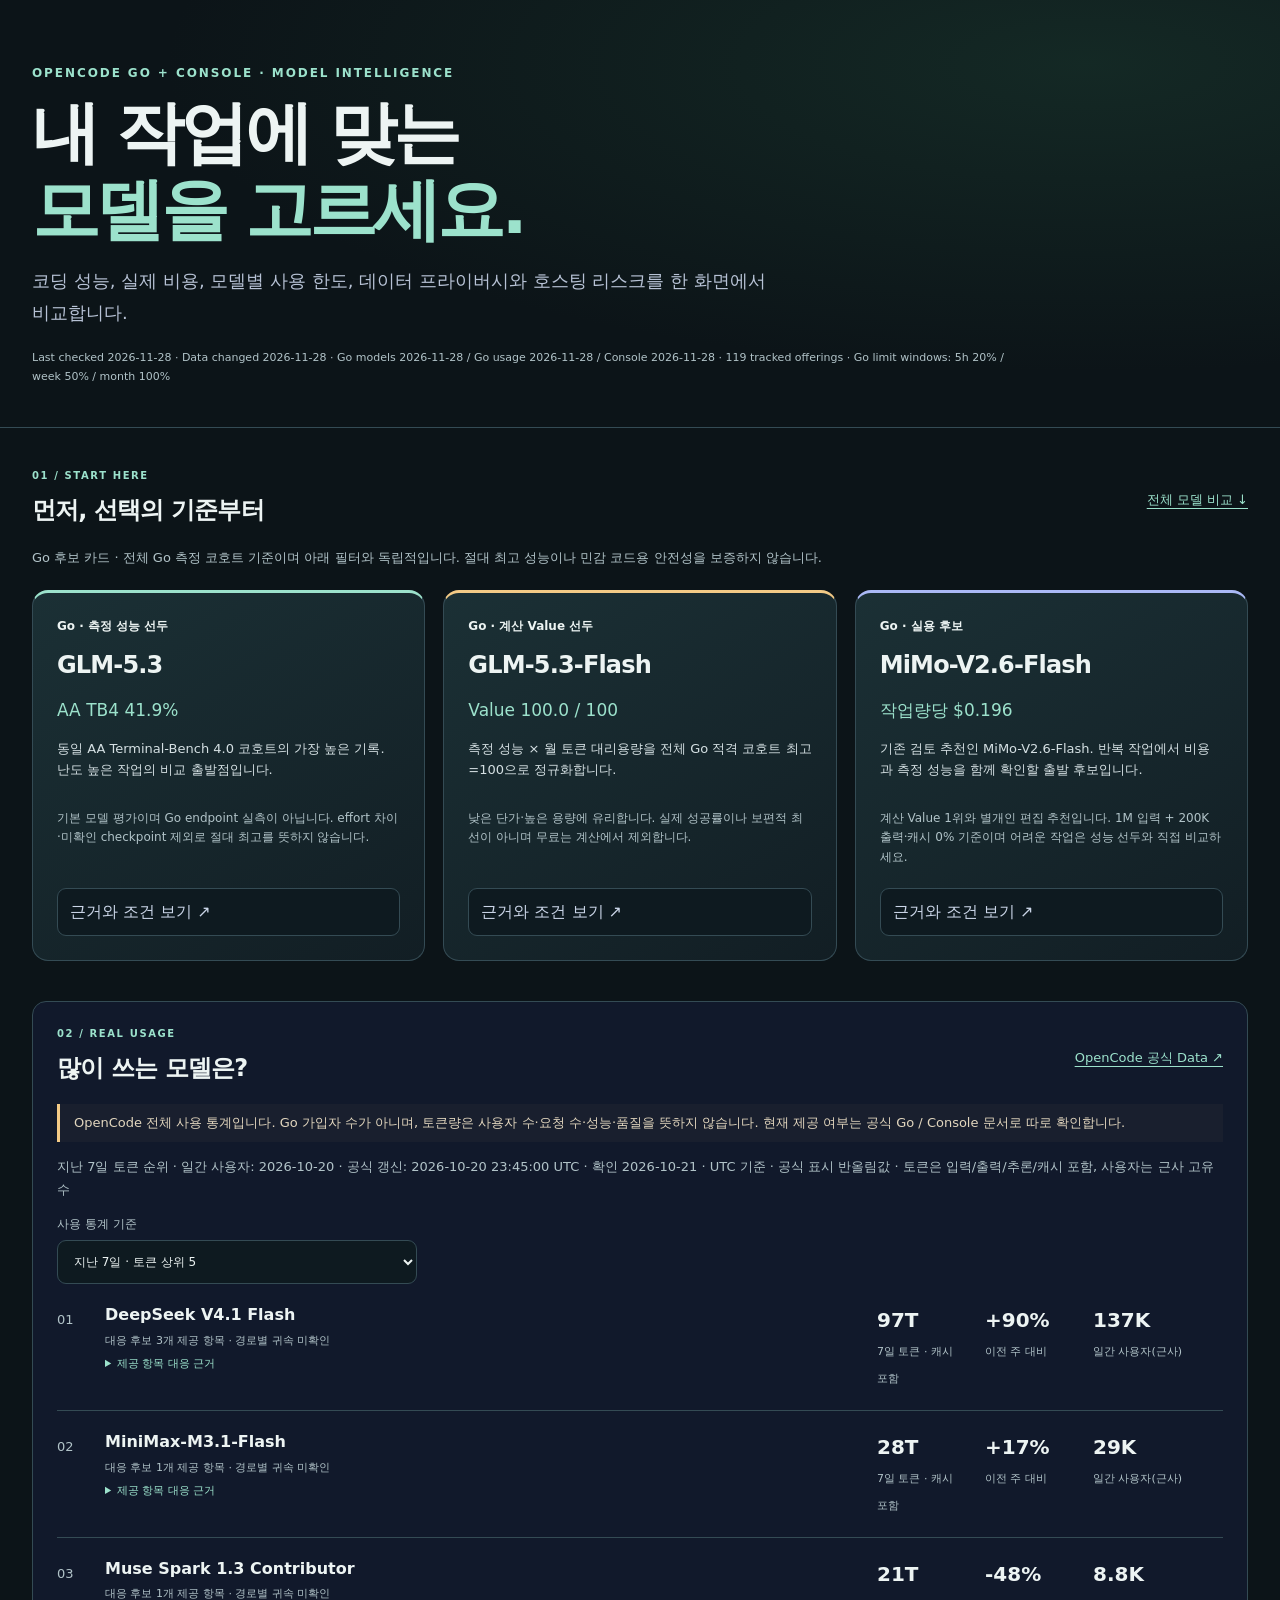
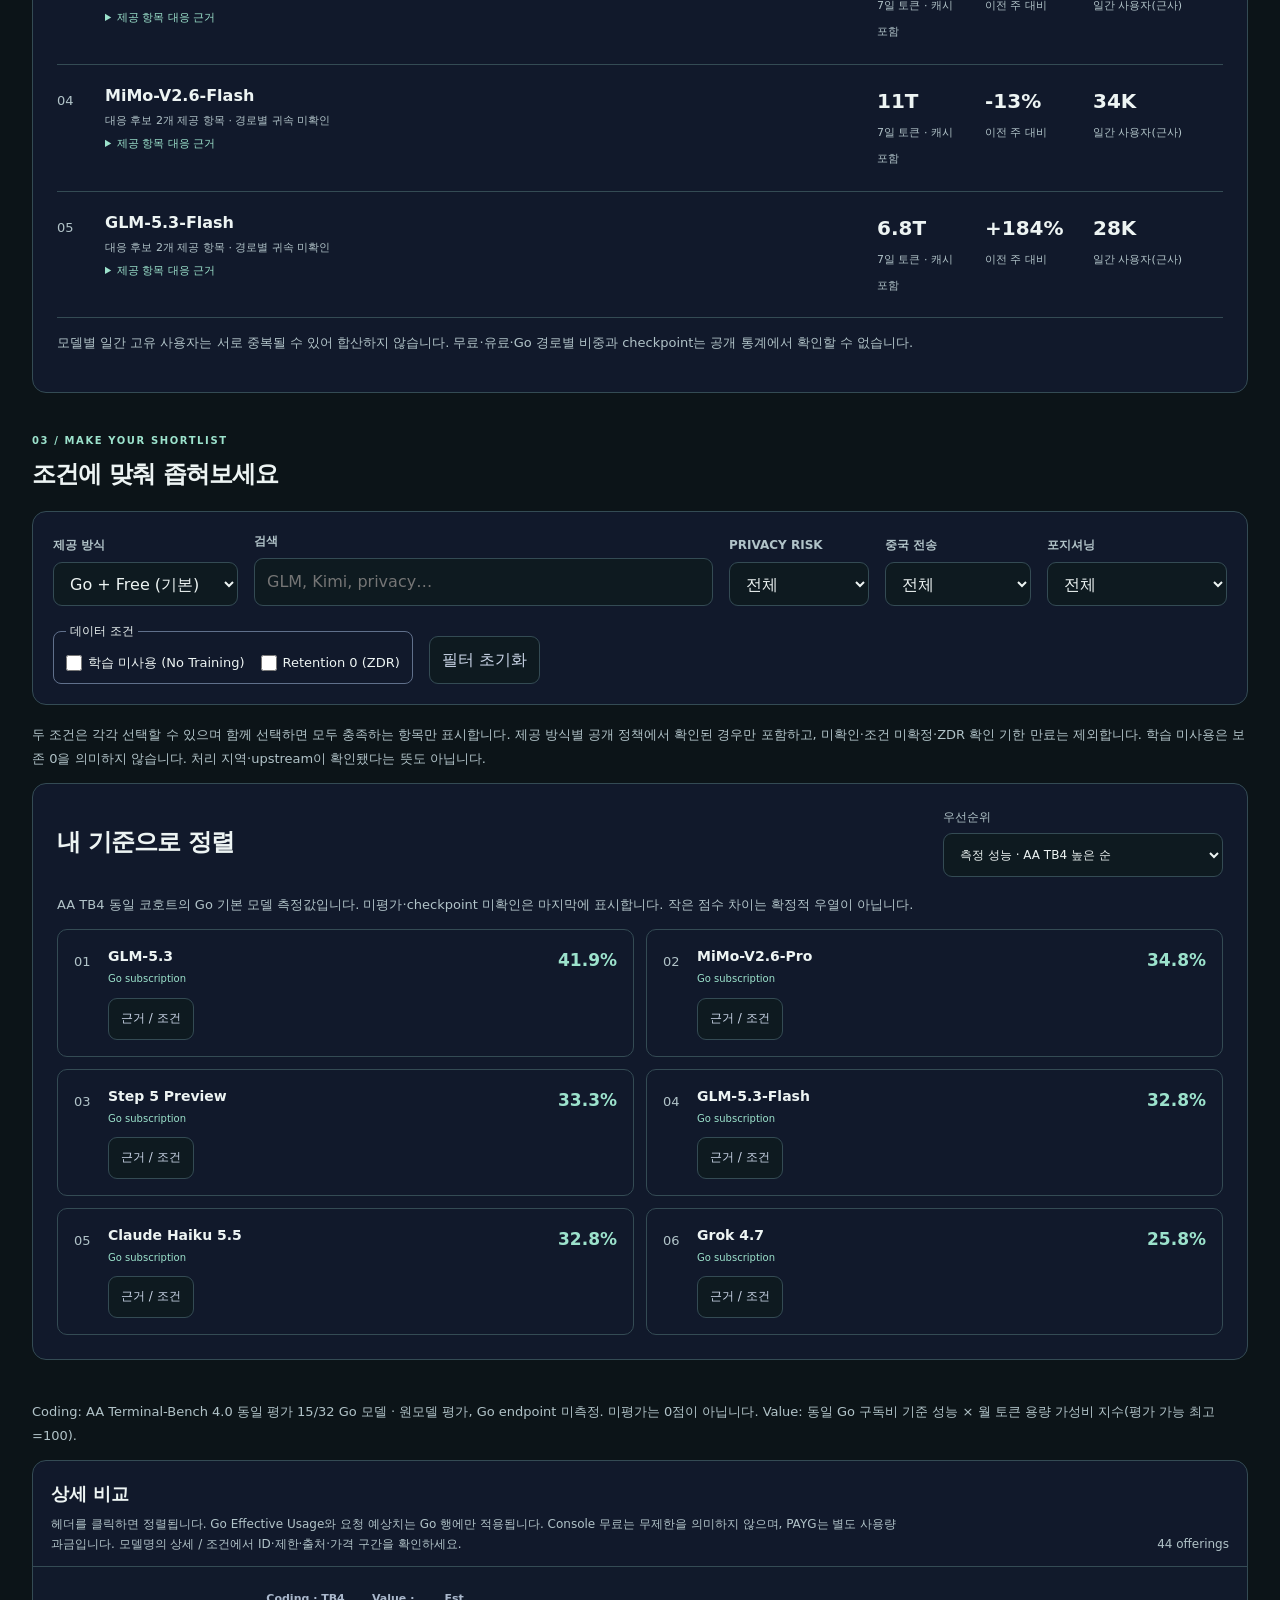
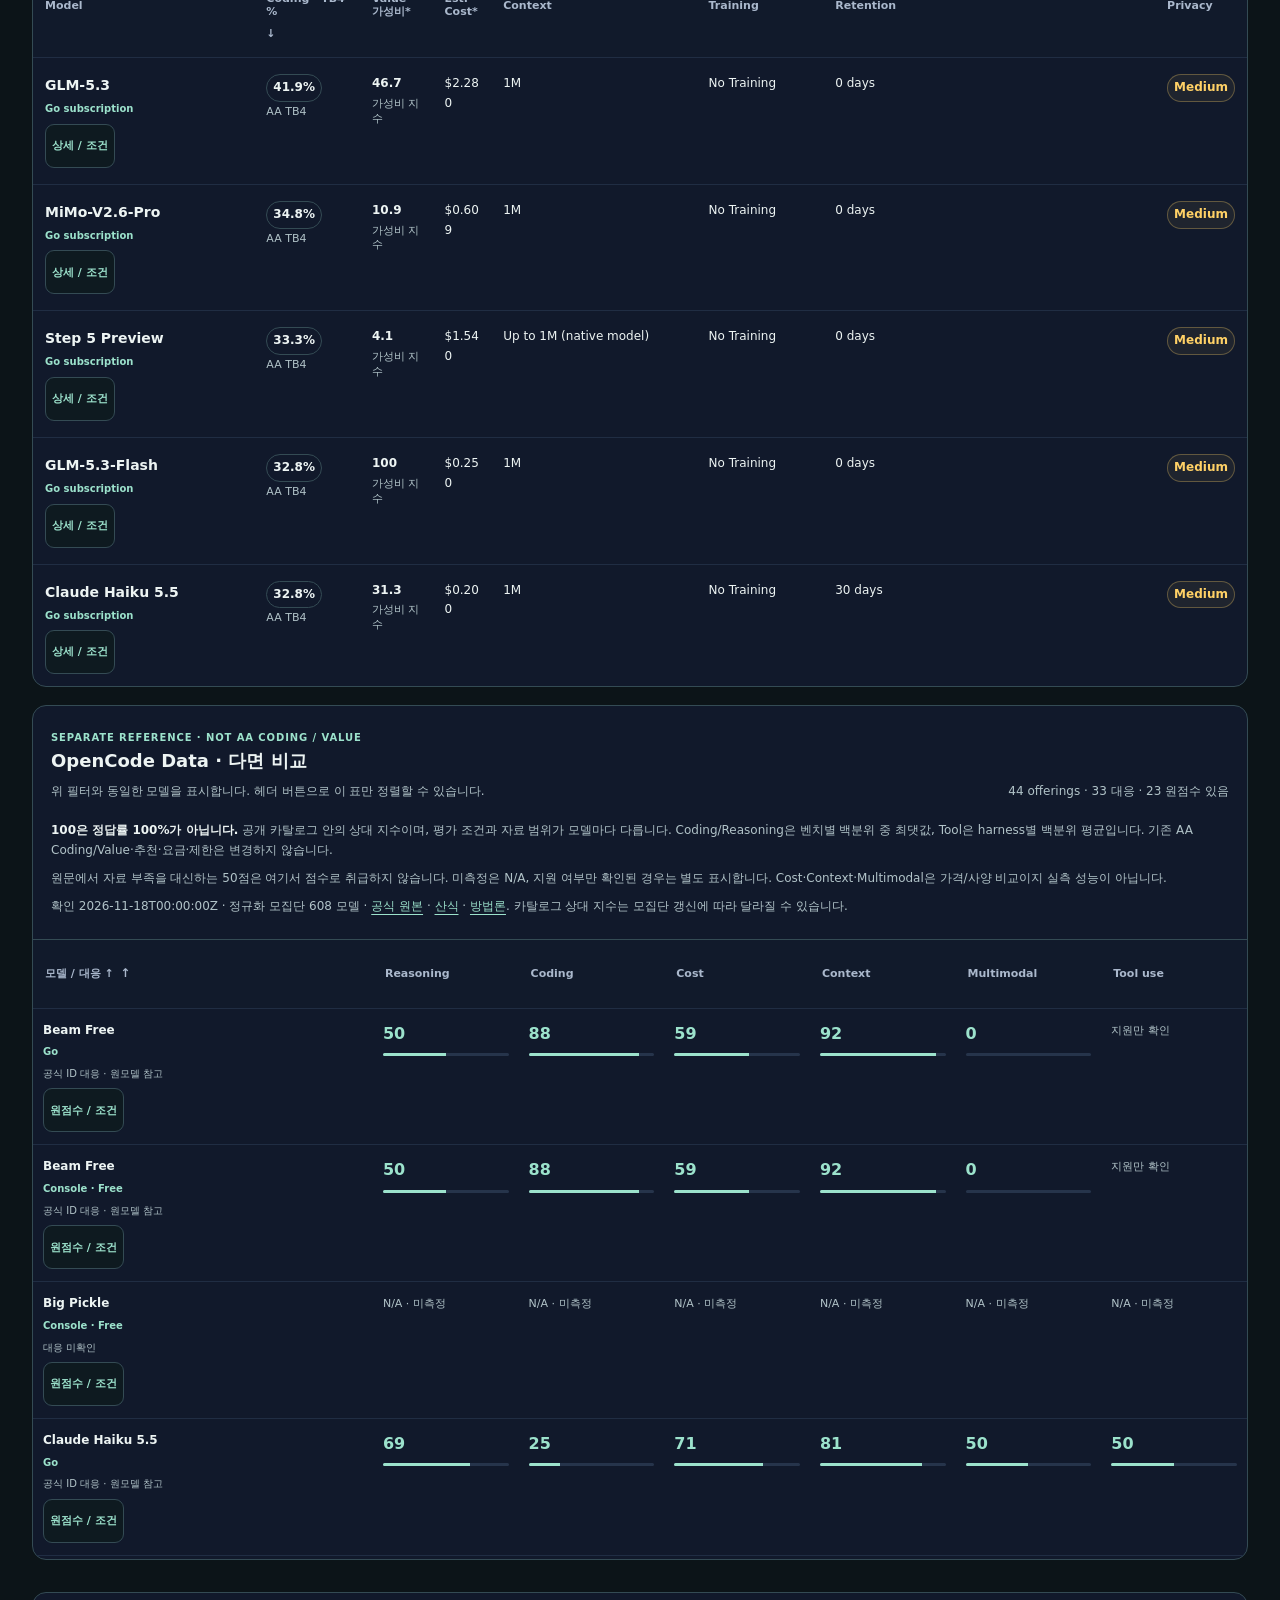
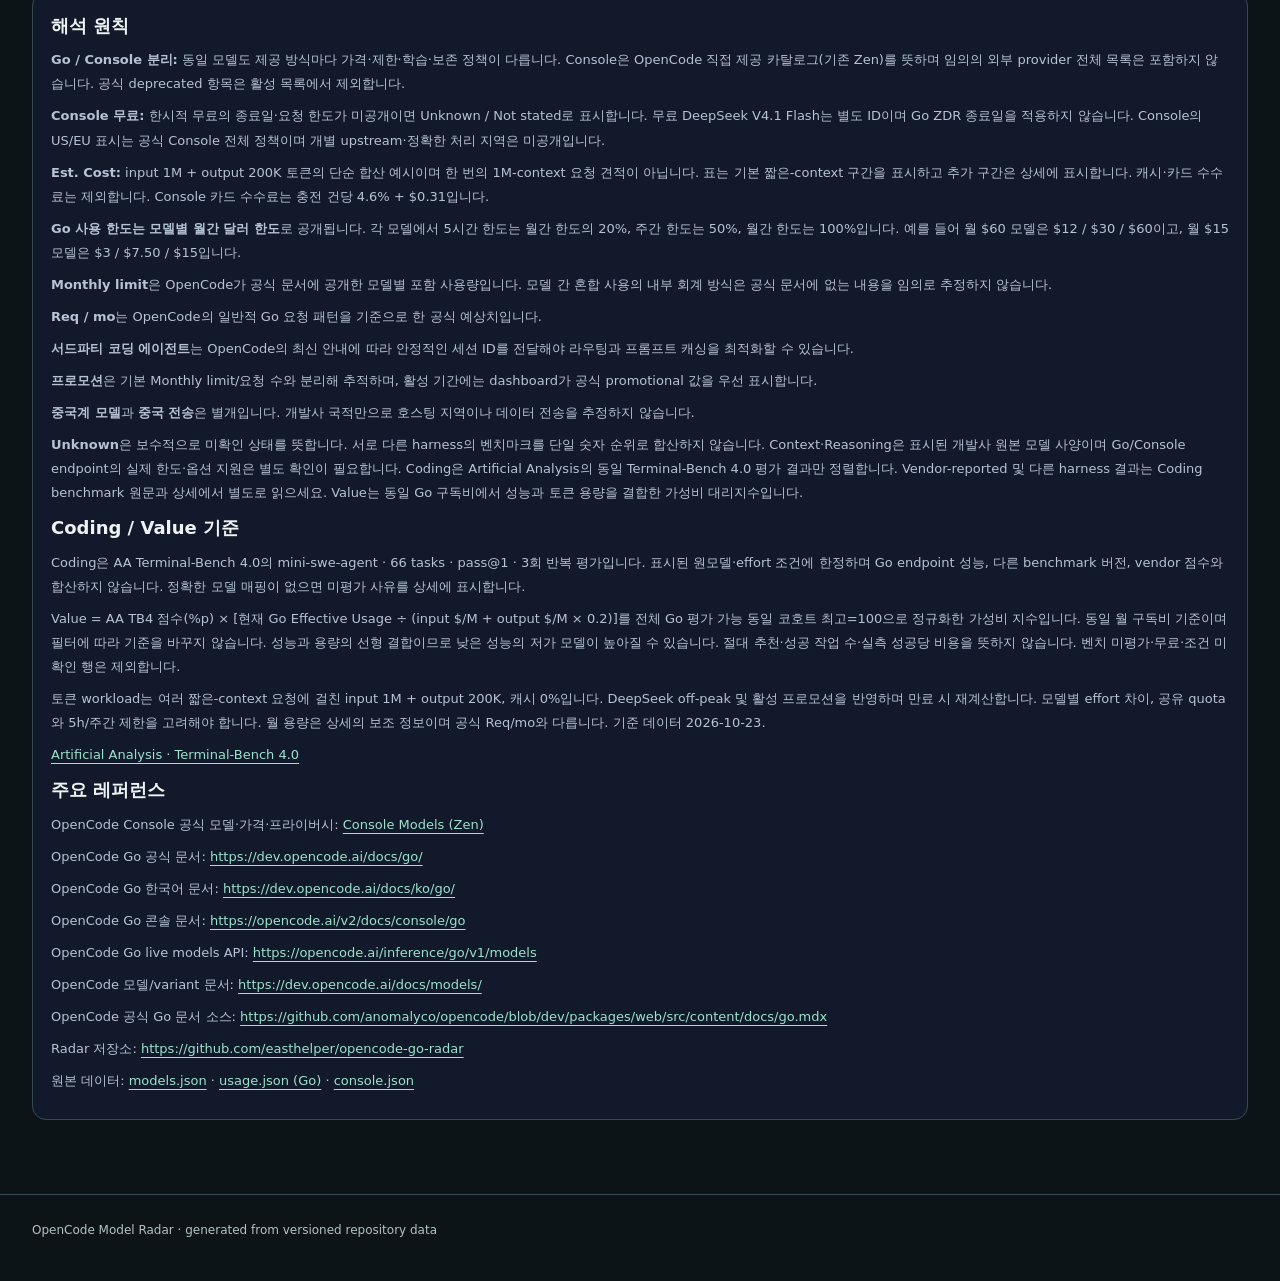
<file: index.html>
<!doctype html>
<html lang="ko">
<head>
  <meta charset="utf-8" />
  <meta name="viewport" content="width=device-width,initial-scale=1" />
  <meta name="description" content="OpenCode Go 및 Console 무료·PAYG 모델 가격·코딩 성능·월간 사용 한도·프라이버시·데이터 처리 현황 추적" />
  <title>OpenCode Model Radar</title>
  <link rel="stylesheet" href="assets/style.css?v=20261021-decisions" />
  <link rel="stylesheet" href="assets/decisions.css?v=20261021" />
</head>
<body>
  <a class="skip-link" href="#comparison">모델 비교로 이동</a>
  <header class="hero">
    <div class="wrap">
      <p class="eyebrow">OPENCODE GO + CONSOLE · MODEL INTELLIGENCE</p>
      <h1>내 작업에 맞는<br><span>모델을 고르세요.</span></h1>
      <p class="lede">코딩 성능, 실제 비용, 모델별 사용 한도, 데이터 프라이버시와 호스팅 리스크를 한 화면에서 비교합니다.</p>
      <div id="meta" class="meta">Loading…</div>
    </div>
  </header>

  <main class="wrap">
    <div class="section-heading"><div><p class="eyebrow">01 / START HERE</p><h2>먼저, 선택의 기준부터</h2></div><a href="#comparison">전체 모델 비교 ↓</a></div>
    <p class="scope-note">Go 후보 카드 · 전체 Go 측정 코호트 기준이며 아래 필터와 독립적입니다. 절대 최고 성능이나 민감 코드용 안전성을 보증하지 않습니다.</p>
    <section id="summary" class="cards" aria-label="추천 요약"></section>
    <section class="panel popularity-panel" aria-labelledby="popularity-title">
      <div class="section-heading"><div><p class="eyebrow">02 / REAL USAGE</p><h2 id="popularity-title">많이 쓰는 모델은?</h2></div><a href="https://opencode.ai/data" target="_blank" rel="noopener noreferrer">OpenCode 공식 Data ↗</a></div>
      <p class="evidence-warning">OpenCode 전체 사용 통계입니다. Go 가입자 수가 아니며, 토큰량은 사용자 수·요청 수·성능·품질을 뜻하지 않습니다. 현재 제공 여부는 공식 Go / Console 문서로 따로 확인합니다.</p>
      <p id="popularity-meta" class="scope-note" role="status">사용 통계 불러오는 중…</p><label for="popularity-axis">사용 통계 기준 <select id="popularity-axis"><option value="tokens">지난 7일 · 토큰 상위 5</option><option value="users">10월 20일 UTC · 사용자(근사) 상위 8</option></select></label><div id="popularity-list"></div>
      <p class="scope-note">모델별 일간 고유 사용자는 서로 중복될 수 있어 합산하지 않습니다. 무료·유료·Go 경로별 비중과 checkpoint는 공개 통계에서 확인할 수 없습니다.</p>
    </section>
    <div class="section-heading" id="comparison"><div><p class="eyebrow">03 / MAKE YOUR SHORTLIST</p><h2>조건에 맞춰 좁혀보세요</h2></div></div>
    <section class="panel controls">
      <div class="control"><label for="offering">제공 방식</label><select id="offering"><option value="go-free" selected>Go + Free (기본)</option><option value="console-free">OpenCode Free만</option><option value="go">Go 구독만</option><option value="console-payg">Console PAYG만</option><option value="">전체</option></select></div>
      <div class="control search-control">
        <label for="search">검색</label>
        <input id="search" type="search" placeholder="GLM, Kimi, privacy…" />
      </div>
      <div class="control">
        <label for="privacy">Privacy Risk</label>
        <select id="privacy"><option value="">전체</option><option>Low</option><option>Medium</option><option>High</option><option>Unknown</option></select>
      </div>
      <div class="control">
        <label for="china">중국 전송</label>
        <select id="china"><option value="">전체</option><option>Yes</option><option>Possible</option><option>No evidence</option><option>Unknown</option></select>
      </div>
      <div class="control">
        <label for="position">포지셔닝</label>
        <select id="position"><option value="">전체</option><option>성능 우선</option><option>균형형</option><option>가성비 우선</option><option>저가 서브에이전트</option><option>프라이버시 우선</option></select>
      </div>
      <fieldset class="privacy-checks" aria-describedby="privacy-filter-help">
        <legend>데이터 조건</legend>
        <label><input id="no-training" type="checkbox" /> 학습 미사용 (No Training)</label>
        <label><input id="zero-retention" type="checkbox" /> Retention 0 (ZDR)</label>
      </fieldset>
      <button id="reset" type="button">필터 초기화</button>
    </section>

    <p id="privacy-filter-help" class="scope-note">두 조건은 각각 선택할 수 있으며 함께 선택하면 모두 충족하는 항목만 표시합니다. 제공 방식별 공개 정책에서 확인된 경우만 포함하고, 미확인·조건 미확정·ZDR 확인 기한 만료는 제외합니다. 학습 미사용은 보존 0을 의미하지 않습니다. 처리 지역·upstream이 확인됐다는 뜻도 아닙니다.</p>
    <section class="panel ranking-panel" aria-labelledby="ranking-title"><div class="section-heading"><h2 id="ranking-title">내 기준으로 정렬</h2><label for="rank-axis">우선순위 <select id="rank-axis"><option value="coding_grade">측정 성능 · AA TB4 높은 순</option><option value="value_grade">계산 가성비 · Go Value 높은 순</option><option value="estimated_cost">작업량당 예상 비용 낮은 순</option><option value="model">모델 이름순</option></select></label></div><p id="rank-explanation" class="scope-note"></p><div id="shortlist" class="shortlist" aria-live="polite"></div></section>
    <p id="benchmark-coverage" class="scope-note" role="status"></p>
    <section class="panel table-panel">
      <div class="table-head">
        <div>
          <h2>상세 비교</h2>
          <p>헤더를 클릭하면 정렬됩니다. Go Effective Usage와 요청 예상치는 Go 행에만 적용됩니다. Console 무료는 무제한을 의미하지 않으며, PAYG는 별도 사용량 과금입니다. 모델명의 상세 / 조건에서 ID·제한·출처·가격 구간을 확인하세요.</p>
        </div>
        <span id="count" class="count" role="status" aria-live="polite"></span>
      </div>
      <div class="table-wrap">
        <table>
          <thead><tr>
            <th data-key="model">Model</th>
            <th data-key="developer">Developer</th>
            <th data-key="coding_grade">Coding · TB4 %</th>
            <th data-key="value_grade">Value · 가성비*</th>
            <th data-key="monthly_usage_usd">Go Effective Usage</th>
            <th data-key="requests_month">Req / mo</th>
            <th data-key="estimated_cost">Est. Cost*</th>
            <th data-key="input_price">Input $/M</th>
            <th data-key="output_price">Output $/M</th>
            <th data-key="cached_input">Cache $/M</th>
            <th data-key="context">Context</th>
            <th data-key="benchmark">Coding benchmark</th>
            <th data-key="training">Training</th>
            <th data-key="retention">Retention</th>
            <th data-key="hosting">Hosting</th>
            <th data-key="china_transfer">China transfer</th>
            <th data-key="privacy_risk">Privacy</th>
            <th>Positioning</th>
          </tr></thead>
          <tbody id="models"></tbody>
        </table>
      </div>
    </section>

    <section class="panel oc-panel" aria-labelledby="oc-heading">
      <div class="table-head">
        <div>
          <p class="oc-eyebrow">SEPARATE REFERENCE · NOT AA CODING / VALUE</p>
          <h2 id="oc-heading">OpenCode Data · 다면 비교</h2>
          <p>위 필터와 동일한 모델을 표시합니다. 헤더 버튼으로 이 표만 정렬할 수 있습니다.</p>
        </div>
        <span id="oc-count" class="count" role="status"></span>
      </div>
      <div class="oc-guide">
        <p><strong>100은 정답률 100%가 아닙니다.</strong> 공개 카탈로그 안의 상대 지수이며, 평가 조건과 자료 범위가 모델마다 다릅니다. Coding/Reasoning은 벤치별 백분위 중 최댓값, Tool은 harness별 백분위 평균입니다. 기존 AA Coding/Value·추천·요금·제한은 변경하지 않습니다.</p>
        <p>원문에서 자료 부족을 대신하는 50점은 여기서 점수로 취급하지 않습니다. 미측정은 N/A, 지원 여부만 확인된 경우는 별도 표시합니다. Cost·Context·Multimodal은 가격/사양 비교이지 실측 성능이 아닙니다.</p>
        <p id="oc-status" role="status" aria-live="polite">비교 자료 불러오는 중…</p>
      </div>
      <div class="oc-table-scroll" tabindex="0" aria-label="OpenCode Data 비교 표, 좁은 화면에서는 가로로 스크롤">
        <table class="oc-table">
          <caption class="oc-sr-only">OpenCode Data 카탈로그의 상대 지수. Go·Free endpoint 실측 성능이 아닙니다.</caption>
          <thead><tr>
            <th scope="col"><button type="button" data-oc-sort="model">모델 / 대응</button></th>
            <th scope="col"><button type="button" data-oc-sort="reasoning">Reasoning</button></th>
            <th scope="col"><button type="button" data-oc-sort="coding">Coding</button></th>
            <th scope="col"><button type="button" data-oc-sort="cost">Cost</button></th>
            <th scope="col"><button type="button" data-oc-sort="context">Context</button></th>
            <th scope="col"><button type="button" data-oc-sort="multimodal">Multimodal</button></th>
            <th scope="col"><button type="button" data-oc-sort="tool">Tool use</button></th>
          </tr></thead>
          <tbody id="oc-models"></tbody>
        </table>
      </div>
    </section>

    <section class="panel notes">
      <h2>해석 원칙</h2>
      <p><strong>Go / Console 분리:</strong> 동일 모델도 제공 방식마다 가격·제한·학습·보존 정책이 다릅니다. Console은 OpenCode 직접 제공 카탈로그(기존 Zen)를 뜻하며 임의의 외부 provider 전체 목록은 포함하지 않습니다. 공식 deprecated 항목은 활성 목록에서 제외합니다.</p>
      <p><strong>Console 무료:</strong> 한시적 무료의 종료일·요청 한도가 미공개이면 Unknown / Not stated로 표시합니다. 무료 DeepSeek V4.1 Flash는 별도 ID이며 Go ZDR 종료일을 적용하지 않습니다. Console의 US/EU 표시는 공식 Console 전체 정책이며 개별 upstream·정확한 처리 지역은 미공개입니다.</p>
      <p><strong>Est. Cost:</strong> input 1M + output 200K 토큰의 단순 합산 예시이며 한 번의 1M-context 요청 견적이 아닙니다. 표는 기본 짧은-context 구간을 표시하고 추가 구간은 상세에 표시합니다. 캐시·카드 수수료는 제외합니다. Console 카드 수수료는 충전 건당 4.6% + $0.31입니다.</p>
      <p><strong>Go 사용 한도는 모델별 월간 달러 한도</strong>로 공개됩니다. 각 모델에서 5시간 한도는 월간 한도의 20%, 주간 한도는 50%, 월간 한도는 100%입니다. 예를 들어 월 $60 모델은 $12 / $30 / $60이고, 월 $15 모델은 $3 / $7.50 / $15입니다.</p>
      <p><strong>Monthly limit</strong>은 OpenCode가 공식 문서에 공개한 모델별 포함 사용량입니다. 모델 간 혼합 사용의 내부 회계 방식은 공식 문서에 없는 내용을 임의로 추정하지 않습니다.</p>
      <p><strong>Req / mo</strong>는 OpenCode의 일반적 Go 요청 패턴을 기준으로 한 공식 예상치입니다.</p>
      <p><strong>서드파티 코딩 에이전트</strong>는 OpenCode의 최신 안내에 따라 안정적인 세션 ID를 전달해야 라우팅과 프롬프트 캐싱을 최적화할 수 있습니다.</p>
      <p><strong>프로모션</strong>은 기본 Monthly limit/요청 수와 분리해 추적하며, 활성 기간에는 dashboard가 공식 promotional 값을 우선 표시합니다.</p>
      <p><strong>중국계 모델</strong>과 <strong>중국 전송</strong>은 별개입니다. 개발사 국적만으로 호스팅 지역이나 데이터 전송을 추정하지 않습니다.</p>
      <p><strong>Unknown</strong>은 보수적으로 미확인 상태를 뜻합니다. 서로 다른 harness의 벤치마크를 단일 숫자 순위로 합산하지 않습니다. Context·Reasoning은 표시된 개발사 원본 모델 사양이며 Go/Console endpoint의 실제 한도·옵션 지원은 별도 확인이 필요합니다. Coding은 Artificial Analysis의 동일 Terminal-Bench 4.0 평가 결과만 정렬합니다. Vendor-reported 및 다른 harness 결과는 Coding benchmark 원문과 상세에서 별도로 읽으세요. Value는 동일 Go 구독비에서 성능과 토큰 용량을 결합한 가성비 대리지수입니다.</p>

      <h2>Coding / Value 기준</h2>
      <p>Coding은 AA Terminal-Bench 4.0의 mini-swe-agent · 66 tasks · pass@1 · 3회 반복 평가입니다. 표시된 원모델·effort 조건에 한정하며 Go endpoint 성능, 다른 benchmark 버전, vendor 점수와 합산하지 않습니다. 정확한 모델 매핑이 없으면 미평가 사유를 상세에 표시합니다.</p>
      <p>Value = AA TB4 점수(%p) × [현재 Go Effective Usage ÷ (input $/M + output $/M × 0.2)]를 전체 Go 평가 가능 동일 코호트 최고=100으로 정규화한 가성비 지수입니다. 동일 월 구독비 기준이며 필터에 따라 기준을 바꾸지 않습니다. 성능과 용량의 선형 결합이므로 낮은 성능의 저가 모델이 높아질 수 있습니다. 절대 추천·성공 작업 수·실측 성공당 비용을 뜻하지 않습니다. 벤치 미평가·무료·조건 미확인 행은 제외합니다.</p><p>토큰 workload는 여러 짧은-context 요청에 걸친 input 1M + output 200K, 캐시 0%입니다. DeepSeek off-peak 및 활성 프로모션을 반영하며 만료 시 재계산합니다. 모델별 effort 차이, 공유 quota와 5h/주간 제한을 고려해야 합니다. 월 용량은 상세의 보조 정보이며 공식 Req/mo와 다릅니다. 기준 데이터 2026-10-23.</p>
      <p><a href="https://artificialanalysis.ai/evaluations/terminalbench-4-0" target="_blank" rel="noopener noreferrer">Artificial Analysis · Terminal-Bench 4.0</a></p>
      <h2>주요 레퍼런스</h2>
      <p>OpenCode Console 공식 모델·가격·프라이버시: <a href="https://opencode.ai/v2/docs/console/models/">Console Models (Zen)</a></p>
      <p>OpenCode Go 공식 문서: <a href="https://dev.opencode.ai/docs/go/" target="_blank" rel="noopener noreferrer">https://dev.opencode.ai/docs/go/</a></p>
      <p>OpenCode Go 한국어 문서: <a href="https://dev.opencode.ai/docs/ko/go/" target="_blank" rel="noopener noreferrer">https://dev.opencode.ai/docs/ko/go/</a></p>
      <p>OpenCode Go 콘솔 문서: <a href="https://opencode.ai/v2/docs/console/go" target="_blank" rel="noopener noreferrer">https://opencode.ai/v2/docs/console/go</a></p>
      <p>OpenCode Go live models API: <a href="https://opencode.ai/inference/go/v1/models" target="_blank" rel="noopener noreferrer">https://opencode.ai/inference/go/v1/models</a></p>
      <p>OpenCode 모델/variant 문서: <a href="https://dev.opencode.ai/docs/models/" target="_blank" rel="noopener noreferrer">https://dev.opencode.ai/docs/models/</a></p>
      <p>OpenCode 공식 Go 문서 소스: <a href="https://github.com/anomalyco/opencode/blob/dev/packages/web/src/content/docs/go.mdx" target="_blank" rel="noopener noreferrer">https://github.com/anomalyco/opencode/blob/dev/packages/web/src/content/docs/go.mdx</a></p>
      <p>Radar 저장소: <a href="https://github.com/easthelper/opencode-go-radar" target="_blank" rel="noopener noreferrer">https://github.com/easthelper/opencode-go-radar</a></p>
      <p>원본 데이터: <a href="data/models.json">models.json</a> · <a href="data/usage.json">usage.json (Go)</a> · <a href="data/console.json">console.json</a></p>
    </section>
  </main>

  <footer><div class="wrap">OpenCode Model Radar · generated from versioned repository data</div></footer>
  <dialog id="model-dialog" aria-labelledby="model-dialog-title">
    <div class="dialog-shell">
      <header class="dialog-header">
        <div><p id="model-dialog-offering" class="offering-label"></p><h2 id="model-dialog-title"></h2></div>
        <button id="close-details" type="button" autofocus>닫기</button>
      </header>
      <div id="model-dialog-content" class="dialog-content" tabindex="0" aria-label="모델 상세 및 조건"></div>
    </div>
  </dialog>
  <script src="assets/app.js?v=20261114"></script>
  <script src="assets/opencode-data.js?v=20261021-decisions"></script>
</body>
</html>
</file>
<file: assets/style.css>
:root{--bg:#0b1020;--panel:#121a2d;--panel2:#182238;--text:#e8eef8;--muted:#91a0b7;--line:#2b3850;--accent:#86a8ff;--good:#70d6a0;--warn:#ffd166;--bad:#ff7b89}*{box-sizing:border-box}body{margin:0;background:linear-gradient(180deg,#09101e 0%,#0b1020 45%,#0c1424 100%);color:var(--text);font-family:Inter,ui-sans-serif,system-ui,-apple-system,BlinkMacSystemFont,"Segoe UI",sans-serif;line-height:1.45}.wrap{width:min(1760px,calc(100% - 24px));margin:0 auto}.hero{padding:72px 0 34px;border-bottom:1px solid var(--line);background:radial-gradient(circle at 20% 0%,rgba(84,119,255,.18),transparent 38%)}.eyebrow{margin:0 0 10px;color:var(--accent);font-size:12px;font-weight:800;letter-spacing:.16em}.hero h1{font-size:clamp(34px,5vw,62px);line-height:1;margin:0 0 16px;letter-spacing:-.045em}.lede{margin:0;max-width:900px;color:#b7c2d5;font-size:18px}.meta{margin-top:18px;color:var(--muted);font-size:13px}main{padding:28px 0 56px}.cards{display:grid;grid-template-columns:repeat(4,minmax(0,1fr));gap:14px;margin-bottom:18px}.card{background:linear-gradient(180deg,var(--panel2),var(--panel));border:1px solid var(--line);border-radius:14px;padding:18px}.card .kicker{font-size:12px;color:var(--muted);font-weight:700}.card .value{display:block;margin-top:7px;font-size:22px;font-weight:800;letter-spacing:-.025em}.card .detail{margin-top:6px;color:var(--muted);font-size:12px}.panel{background:rgba(18,26,45,.92);border:1px solid var(--line);border-radius:14px;margin-bottom:18px}.controls{display:flex;gap:12px;align-items:end;padding:14px;flex-wrap:wrap}.control{min-width:150px}.search-control{flex:1;min-width:220px}.control label{display:block;margin:0 0 6px;color:var(--muted);font-size:11px;font-weight:700;text-transform:uppercase;letter-spacing:.06em}input,select,button{width:100%;border:1px solid var(--line);border-radius:9px;background:#0e1728;color:var(--text);padding:10px 12px;font:inherit}button{width:auto;cursor:pointer;color:#cbd6e8}button:hover{border-color:#53627c}.table-panel{overflow:hidden}.table-head{padding:18px 18px 12px;display:flex;justify-content:space-between;gap:20px;align-items:end}.table-head h2,.notes h2{margin:0;font-size:18px}.table-head p{margin:5px 0 0;color:var(--muted);font-size:12px}.count{color:var(--muted);font-size:12px;white-space:nowrap}.table-wrap{overflow-x:hidden;border-top:1px solid var(--line)}table{border-collapse:collapse;width:100%;table-layout:fixed;font-size:11px}th,td{padding:10px 6px;border-bottom:1px solid #202d43;text-align:left;vertical-align:top;overflow-wrap:anywhere;word-break:break-word;min-width:0}th{position:sticky;top:0;background:#111a2b;color:#aab8cc;font-size:9px;text-transform:uppercase;letter-spacing:.02em;cursor:pointer;z-index:1;line-height:1.25}th:hover{color:#fff}tbody tr:hover{background:rgba(134,168,255,.035)}td:first-child{font-weight:800;font-size:12px}.usage strong{color:var(--good);font-size:12px}.usage span{color:var(--muted);font-size:9px}th:nth-child(1),td:nth-child(1){width:8%}th:nth-child(2),td:nth-child(2){width:4%}th:nth-child(3),td:nth-child(3),th:nth-child(4),td:nth-child(4),th:nth-child(17),td:nth-child(17){width:4%}th:nth-child(5),td:nth-child(5),th:nth-child(6),td:nth-child(6),th:nth-child(7),td:nth-child(7){width:5%}th:nth-child(8),td:nth-child(8),th:nth-child(9),td:nth-child(9),th:nth-child(10),td:nth-child(10),th:nth-child(11),td:nth-child(11){width:4%}th:nth-child(12),td:nth-child(12){width:10%}th:nth-child(13),td:nth-child(13){width:5%}th:nth-child(14),td:nth-child(14),th:nth-child(15),td:nth-child(15){width:7%}th:nth-child(16),td:nth-child(16){width:6%}th:nth-child(18),td:nth-child(18){width:10%}.badge{display:inline-block;border-radius:999px;padding:3px 6px;font-weight:800;font-size:10px;border:1px solid var(--line);white-space:nowrap}.promotion-badge{display:block;width:fit-content;max-width:100%;margin-top:5px;padding:3px 6px;border-radius:8px;border:1px solid rgba(112,214,160,.4);background:rgba(112,214,160,.08);color:var(--good);font-size:9px;font-weight:700;line-height:1.3;white-space:normal;overflow-wrap:anywhere;word-break:break-word}.grade-S,.risk-Low{color:var(--good);border-color:rgba(112,214,160,.4);background:rgba(112,214,160,.08)}.grade-A{color:#a8c5ff}.grade-B,.risk-Medium{color:var(--warn);border-color:rgba(255,209,102,.3);background:rgba(255,209,102,.06)}.grade-C,.risk-High{color:var(--bad);border-color:rgba(255,123,137,.35);background:rgba(255,123,137,.07)}.risk-Unknown{color:var(--muted)}.yes{color:var(--bad);font-weight:700}.possible{color:var(--warn);font-weight:700}.no-evidence{color:var(--good);font-weight:700}.tags{display:flex;gap:4px;flex-wrap:wrap}.tag{font-size:9px;border:1px solid var(--line);border-radius:6px;padding:2px 5px;color:#c5d0df}.notes{padding:18px}.notes p{margin:8px 0;color:#b7c2d5;font-size:13px}.notes a{color:var(--accent)}footer{border-top:1px solid var(--line);padding:26px 0 40px;color:var(--muted);font-size:12px}@media(max-width:1200px){.wrap{width:min(100% - 20px,1760px)}table{font-size:10px}th,td{padding:8px 4px}th:nth-child(2),td:nth-child(2),th:nth-child(10),td:nth-child(10),th:nth-child(12),td:nth-child(12),th:nth-child(15),td:nth-child(15){display:none}th:nth-child(1),td:nth-child(1){width:14%}th:nth-child(5),td:nth-child(5),th:nth-child(6),td:nth-child(6){width:8%}th:nth-child(14),td:nth-child(14){width:10%}th:nth-child(18),td:nth-child(18){width:12%}}@media(max-width:900px){.cards{grid-template-columns:1fr 1fr}.hero{padding-top:48px}th:nth-child(8),td:nth-child(8),th:nth-child(9),td:nth-child(9),th:nth-child(11),td:nth-child(11),th:nth-child(18),td:nth-child(18){display:none}th:nth-child(1),td:nth-child(1){width:22%}th:nth-child(5),td:nth-child(5),th:nth-child(6),td:nth-child(6),th:nth-child(7),td:nth-child(7){width:11%}th:nth-child(13),td:nth-child(13),th:nth-child(14),td:nth-child(14),th:nth-child(16),td:nth-child(16){width:12%}}@media(max-width:560px){.wrap{width:min(100% - 12px,1760px)}.cards{grid-template-columns:1fr}.controls{align-items:stretch}.control,.search-control{min-width:100%}button{width:100%}.hero h1{font-size:38px}.table-head{padding:14px 10px 10px}table{font-size:10px}th,td{padding:7px 3px}th:nth-child(13),td:nth-child(13),th:nth-child(14),td:nth-child(14){display:none}th:nth-child(1),td:nth-child(1){width:28%}th:nth-child(3),td:nth-child(3),th:nth-child(4),td:nth-child(4),th:nth-child(17),td:nth-child(17){width:10%}th:nth-child(5),td:nth-child(5),th:nth-child(6),td:nth-child(6),th:nth-child(7),td:nth-child(7),th:nth-child(16),td:nth-child(16){width:13%}.badge{padding:2px 5px;font-size:9px}.promotion-badge{font-size:8px;padding:3px 5px}}


.offering-label{display:block;color:var(--accent);font-size:10px;margin-top:4px}.scope-note{color:var(--muted);font-size:13px}
.details-button{display:block;width:auto;max-width:100%;margin-top:6px;padding:4px 6px;font-size:11px;color:var(--accent);line-height:1.4;text-align:left}
:focus-visible{outline:2px solid var(--accent);outline-offset:3px}
body.details-open{overflow:hidden}
#model-dialog{width:min(680px,calc(100% - 24px));max-width:calc(100% - 24px);max-height:calc(100vh - 32px);max-height:calc(100dvh - 32px);padding:0;border:1px solid var(--line);border-radius:16px;background:var(--panel);color:var(--text);box-shadow:0 24px 80px #0008;overflow:hidden}
#model-dialog::backdrop{background:rgba(2,6,15,.72)}
.dialog-shell{display:flex;flex-direction:column;max-height:calc(100vh - 34px);max-height:calc(100dvh - 34px)}
.dialog-header{display:flex;align-items:flex-start;justify-content:space-between;gap:16px;padding:18px 20px;border-bottom:1px solid var(--line);flex:none}
.dialog-header h2{font-size:20px;line-height:1.3;margin:5px 0 0;overflow-wrap:anywhere}
.dialog-header .offering-label{margin:0;font-size:12px}
#close-details{flex:none;width:auto;min-height:44px}
.dialog-content{overflow-y:auto;overscroll-behavior:contain;min-height:0;padding:8px 20px 20px;font-size:14px;line-height:1.65;overflow-wrap:anywhere}
.dialog-content p{margin:12px 0}.dialog-content a{color:var(--accent)}
@media(max-width:560px){#model-dialog{width:calc(100% - 16px);max-width:calc(100% - 16px)}.dialog-header{padding:14px;gap:10px}.dialog-header h2{font-size:18px}.dialog-content{padding:4px 14px 16px}.details-button{min-height:36px}}


.metric-note{display:block;color:var(--muted);font-size:9px;line-height:1.35;margin-top:3px}.dialog-content h3{font-size:15px;color:var(--accent)}


/* Native checkboxes keep independent privacy conditions compact and keyboard-operable. */
.privacy-checks{margin:0;padding:8px 12px;border:1px solid #60708b;border-radius:8px;display:flex;flex-wrap:wrap;gap:8px 16px;min-width:0}
.privacy-checks legend{font-size:12px;padding:0 4px}
.privacy-checks label{display:flex;align-items:center;gap:6px;font-size:13px;cursor:pointer}
.privacy-checks input[type=checkbox]{width:16px;height:16px;min-width:16px;margin:0;padding:0;accent-color:#60a5fa}
.privacy-checks input:focus-visible{outline:2px solid #93c5fd;outline-offset:3px}


/* The independent comparison table must not inherit the compact main-table hiding rules. */
.oc-panel{overflow:hidden}.oc-eyebrow{color:var(--accent)!important;font-size:10px!important;letter-spacing:.09em;font-weight:700}.oc-guide{padding:0 18px 14px;color:var(--muted);font-size:12px}.oc-guide p{margin:8px 0}.oc-guide strong{color:var(--text)}.oc-guide a,.oc-detail a{color:var(--accent)}.oc-table-scroll{overflow-x:auto;border-top:1px solid var(--line)}.oc-table{table-layout:fixed;min-width:740px;font-size:12px}.oc-table th,.oc-table td{display:table-cell!important;width:auto!important;padding:12px 10px}.oc-table th:first-child,.oc-table td:first-child{width:28%!important}.oc-table th{position:static;cursor:default}.oc-table th button{padding:5px 2px;border:0;background:transparent;color:inherit;font-size:11px;font-weight:700;text-align:left;width:auto}.oc-table th[aria-sort=descending] button:after{content:' ↓'}.oc-table th[aria-sort=ascending] button:after{content:' ↑'}.oc-score{font-weight:800;font-size:16px;font-variant-numeric:tabular-nums;color:var(--accent)}.oc-meter{height:3px;background:#26344b;border-radius:3px;overflow:hidden;margin-top:6px}.oc-meter span{display:block;height:100%;background:var(--accent)}.oc-fallback{color:var(--muted);font-size:11px}.oc-mapping{display:block;margin-top:5px;color:var(--muted);font-size:10px;font-weight:400}.oc-mapping.reference{color:var(--warn)}.oc-empty{text-align:center!important;padding:24px!important;color:var(--muted)}.oc-detail{margin-bottom:24px;padding-bottom:18px;border-bottom:1px solid var(--line)}.oc-detail h3{margin-bottom:8px}.oc-detail .oc-axis-list{display:grid;grid-template-columns:repeat(3,minmax(0,1fr));gap:8px;margin:12px 0}.oc-axis-item{padding:10px;background:#0e1728;border:1px solid var(--line);border-radius:8px}.oc-axis-item dt{font-size:10px;color:var(--muted)}.oc-axis-item dd{margin:4px 0 0;font-size:15px}.oc-benchmarks{list-style:none;padding:0}.oc-benchmarks li{padding:10px 0;border-bottom:1px solid var(--line)}.oc-benchmarks small{display:block;color:var(--muted);line-height:1.5}.oc-detail details{margin-top:14px}.oc-detail summary{cursor:pointer;color:var(--accent);font-weight:700}.oc-sr-only{position:absolute;width:1px;height:1px;padding:0;margin:-1px;overflow:hidden;clip:rect(0,0,0,0);white-space:nowrap;border:0}@media(max-width:560px){.oc-panel .table-head{align-items:start;flex-direction:column;gap:8px}.oc-guide{padding:0 12px 12px}.oc-detail .oc-axis-list{grid-template-columns:repeat(2,minmax(0,1fr))}}
</file>
<file: assets/decisions.css>
/* Decision-first layout. Existing details and independent Data comparison stay intact. */
:root{--bg:#0c1418;--panel:#121e24;--panel2:#192a30;--text:#edf4f3;--muted:#b1c3c8;--line:#344b54;--accent:#9ce2cc;--good:#9ce2cc}
body{background:#0c1418;font-family:"Segoe UI","Malgun Gothic",system-ui,sans-serif;line-height:1.65}
.wrap{max-width:1280px;width:calc(100% - 64px)}
.hero{padding:64px 0 40px;background:radial-gradient(ellipse at 85% 15%,#20483866,transparent 60%)}
.hero h1{font-size:clamp(36px,5.5vw,68px);line-height:1.14;letter-spacing:-.055em}.hero h1 span{color:var(--accent)}
.lede{max-width:740px;line-height:1.8}.meta{max-width:1000px;line-height:1.8;font-size:11px}
main{padding-top:40px}a{color:var(--accent);text-underline-offset:4px;overflow-wrap:anywhere}
.section-heading{display:flex;align-items:center;justify-content:space-between;gap:20px;margin:0 0 16px}.section-heading h2{font-size:24px;letter-spacing:-.035em;margin:0}.section-heading .eyebrow{font-size:10px;margin-bottom:6px}.section-heading>a{font-size:13px;white-space:nowrap}
.cards{grid-template-columns:repeat(3,minmax(0,1fr));gap:18px;margin:20px 0 40px}
.card{padding:24px;border-radius:16px;display:flex;flex-direction:column;background:linear-gradient(150deg,#1b3035,#121e24)}.card.performance{border-top:3px solid #9ce2cc}.card.value{border-top:3px solid #f3ca86}.card.balanced{border-top:3px solid #aab9f6}
.card .kicker{font-size:12px;color:var(--text)}.card h3{font-size:24px;line-height:1.3;letter-spacing:-.035em;margin:14px 0}.decision-metric{font-size:17px;color:var(--accent);font-variant-numeric:tabular-nums}.card p{font-size:13px;margin:14px 0 0;color:#d5e0e3}.card .tradeoff{font-size:12px;color:var(--muted);padding:14px 0 20px}.card button{margin-top:auto;min-height:44px;text-align:left}
.popularity-panel,.ranking-panel{padding:24px;margin-bottom:40px}.evidence-warning{font-size:13px;border-left:3px solid #f3ca86;padding:8px 14px;background:#f3ca8609;color:#e2d6be}
.popularity-row{display:grid;grid-template-columns:30px minmax(0,1fr) 90px 90px 130px;align-items:start;gap:18px;padding:20px 0;border-bottom:1px solid var(--line)}.rank-number{font-size:13px;font-variant-numeric:tabular-nums;color:var(--muted);padding-top:5px}.popularity-row h3{font-size:16px;line-height:1.4;margin:0}.popularity-row p{font-size:11px;color:var(--muted);margin:5px 0}.popularity-row strong{font-size:20px;display:block;font-variant-numeric:tabular-nums}.popularity-row div>span{font-size:11px;color:var(--muted)}.popularity-row details{font-size:11px;max-width:460px}.popularity-row summary{cursor:pointer;color:var(--accent)}.popularity-row li{overflow-wrap:anywhere}
.ranking-panel label{font-size:12px;color:var(--muted)}.ranking-panel select{display:block;min-width:280px;margin-top:5px}.shortlist{display:grid;grid-template-columns:1fr 1fr;gap:12px}.shortlist-item{display:grid;grid-template-columns:24px minmax(0,1fr) auto;gap:10px;padding:16px;border:1px solid var(--line);border-radius:10px}.shortlist-item h3{font-size:14px;line-height:1.5;margin:0}.shortlist-item strong{font-size:17px;color:var(--accent)}.shortlist-item button{grid-column:2/4;justify-self:start;font-size:12px;min-height:36px}.empty{color:var(--muted)}
.controls{gap:16px;padding:20px}.control label{font-size:12px;letter-spacing:0}.control{min-width:140px}.search-control{min-width:200px}.scope-note{line-height:1.8}.privacy-checks{padding:10px 12px}input,select,button{background:#0e1a20;min-height:44px}.privacy-checks input[type=checkbox]{min-height:16px}
/* Keep decision columns readable; all remaining evidence is in the compact modal. */
.table-panel .table-wrap{overflow-x:auto}.table-panel table{min-width:720px;font-size:13px;table-layout:auto}.table-panel th,.table-panel td{width:auto!important;padding:16px 12px;font-size:12px;word-break:normal}.table-panel th{font-size:11px}.table-panel td:first-child{min-width:190px;font-size:14px}.table-panel th:nth-child(n),.table-panel td:nth-child(n){display:table-cell}.table-panel th:nth-child(2),.table-panel td:nth-child(2),.table-panel th:nth-child(5),.table-panel td:nth-child(5),.table-panel th:nth-child(6),.table-panel td:nth-child(6),.table-panel th:nth-child(8),.table-panel td:nth-child(8),.table-panel th:nth-child(9),.table-panel td:nth-child(9),.table-panel th:nth-child(10),.table-panel td:nth-child(10),.table-panel th:nth-child(12),.table-panel td:nth-child(12),.table-panel th:nth-child(15),.table-panel td:nth-child(15),.table-panel th:nth-child(16),.table-panel td:nth-child(16),.table-panel th:nth-child(18),.table-panel td:nth-child(18){display:none}.metric-note{font-size:11px}.badge{font-size:12px}.table-head p{font-size:12px;line-height:1.7;max-width:850px}
.skip-link{position:absolute;left:16px;top:-80px;z-index:20;padding:12px;background:var(--panel)}.skip-link:focus{top:12px}.notes{margin-top:32px}.notes p{line-height:1.85}.oc-table{min-width:800px}.oc-table th,.oc-table td{font-size:12px!important}
.table-panel .table-wrap{max-height:720px;overflow:auto}.oc-table-scroll{max-height:620px}.popularity-panel>label{display:block;font-size:12px;color:var(--muted);max-width:360px}.popularity-panel>label select{margin-top:6px}th[aria-sort=descending]::after{content:' ↓'}th[aria-sort=ascending]::after{content:' ↑'}
.sort-button{padding:0;background:transparent;border:0;color:inherit;text-align:left;font:inherit;min-height:44px}
@media(max-width:900px){.wrap{width:calc(100% - 32px)}.cards{gap:12px}.card{padding:18px}.card h3{font-size:21px}.popularity-row{grid-template-columns:24px minmax(0,1fr) 66px 70px 100px;gap:10px}.popularity-row strong{font-size:17px}}
@media(max-width:650px){.wrap{width:calc(100% - 28px)}.hero{padding:40px 0 28px}.hero h1{font-size:42px}.lede{font-size:15px}.cards{grid-template-columns:1fr}.card{padding:22px}.card h3{font-size:25px}.section-heading{align-items:start;flex-wrap:wrap;gap:12px}.section-heading h2{font-size:22px}.popularity-panel,.ranking-panel{padding:18px}.popularity-row{grid-template-columns:22px repeat(3,minmax(0,1fr));gap:12px}.popularity-row .pop-model{grid-column:2/5}.popularity-row>div:not(.pop-model){grid-row:2}.popularity-row>div:nth-child(3){grid-column:2}.popularity-row>div:nth-child(4){grid-column:3}.popularity-row>div:nth-child(5){grid-column:4}.popularity-row strong{font-size:18px}.popularity-row div>span{font-size:10px}.shortlist{grid-template-columns:1fr}.ranking-panel label{width:100%}.ranking-panel select{min-width:0;width:100%}.controls .control{min-width:100%}.privacy-checks{width:100%;display:grid}.table-head{align-items:start;flex-direction:column;gap:8px}.details-button{min-height:44px}button{width:auto}.card button{width:100%}.oc-detail .oc-axis-list{grid-template-columns:1fr 1fr}}
</file>
